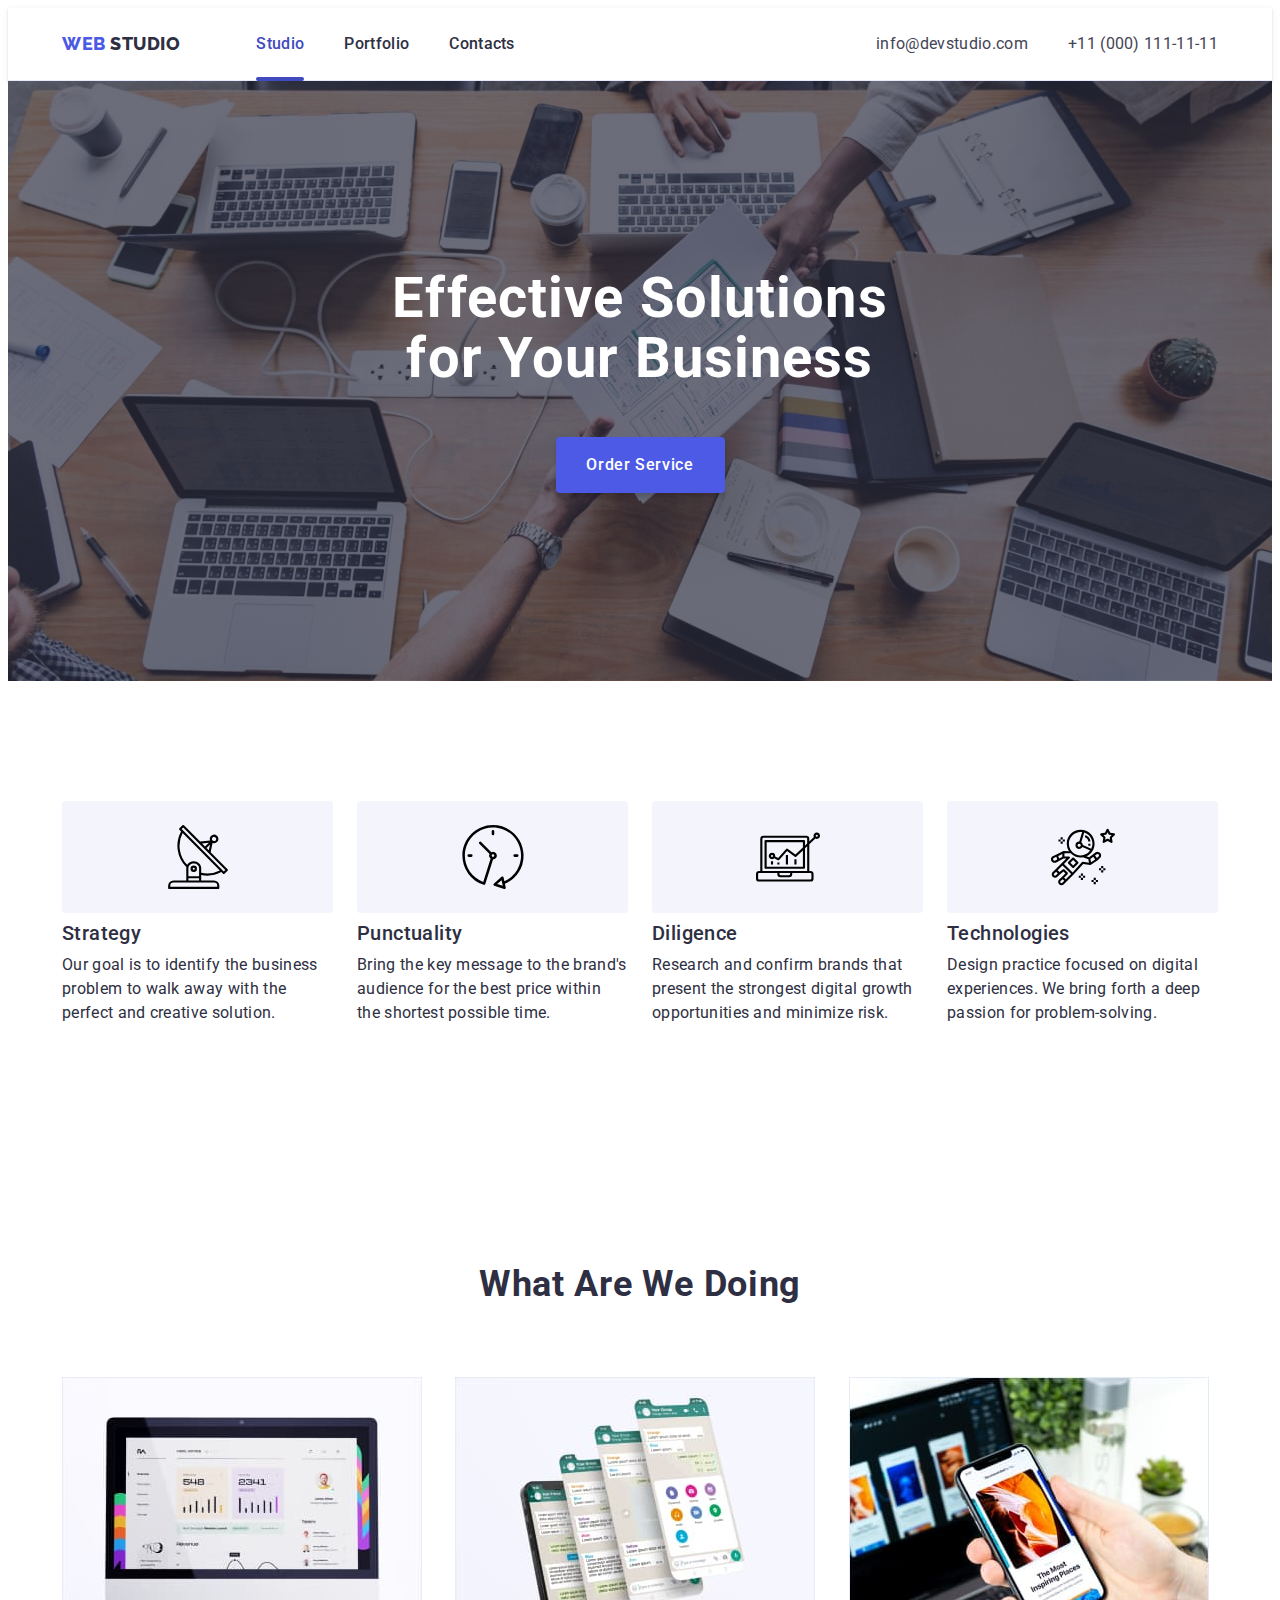
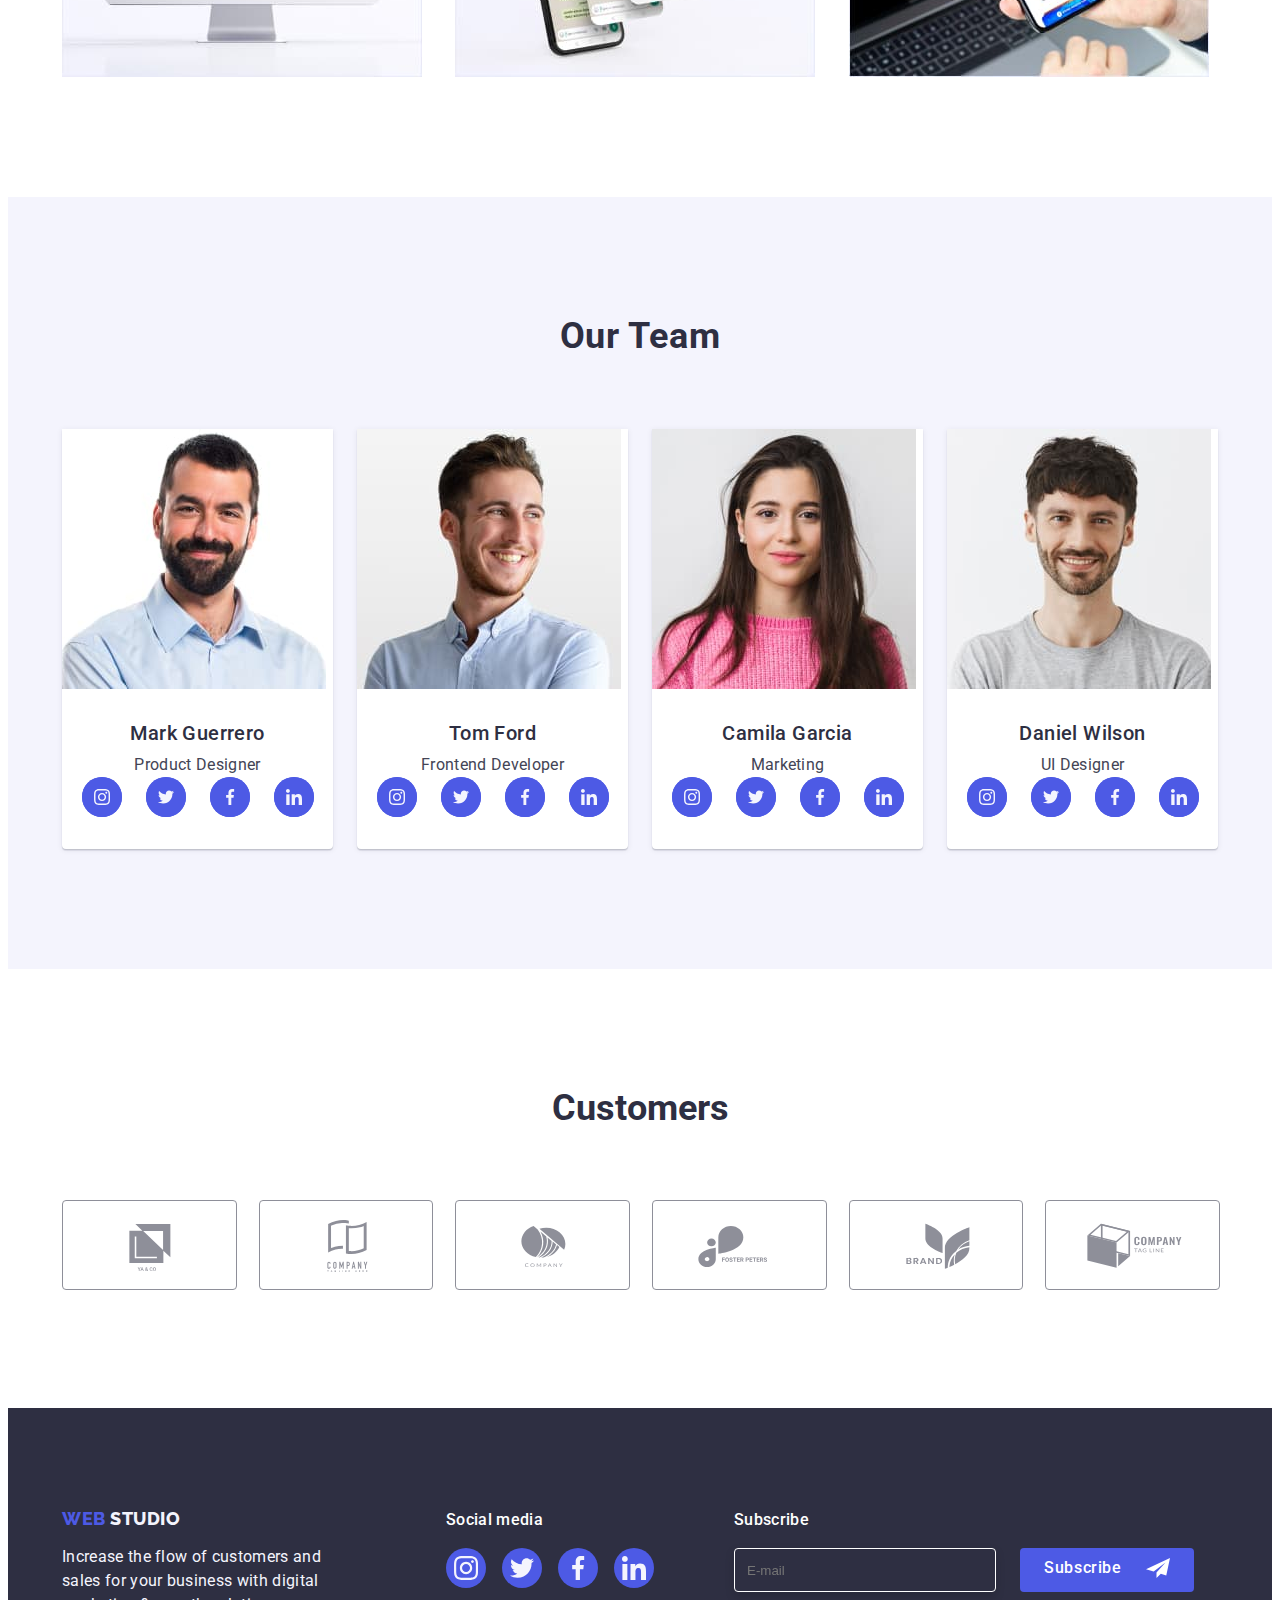
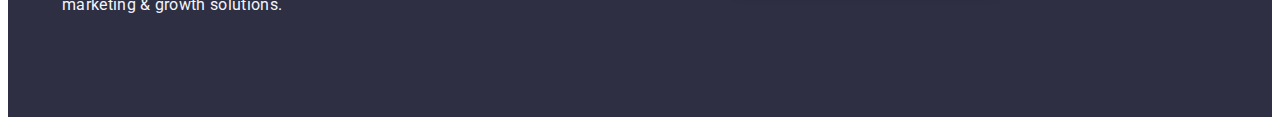
<file: index.html>
<!DOCTYPE html>
<html lang="en">
  <head>
    <meta charset="UTF-8" />
    <meta http-equiv="X-UA-Compatible" content="IE=edge" />
    <meta name="viewport" content="width=device-width, initial-scale=1.0" />
    <title>Document</title>

    <link rel="preconnect" href="https://fonts.googleapis.com" />
    <link rel="preconnect" href="https://fonts.gstatic.com" crossorigin />
    <link
      href="https://fonts.googleapis.com/css2?family=Raleway:wght@800&family=Roboto:wght@400;500;700;900&display=swap"
      rel="stylesheet"
    />
    <link
      rel="stylesheet"
      href="https://cdnjs.cloudflare.com/ajax/libs/modern-normalize/1.1.0/modern-normalize.min.css"
      integrity="sha512-wpPYUAdjBVSE4KJnH1VR1HeZfpl1ub8YT/NKx4PuQ5NmX2tKuGu6U/JRp5y+Y8XG2tV+wKQpNHVUX03MfMFn9Q=="
      crossorigin="anonymous"
      referrerpolicy="no-referrer"
    />
    <link rel="stylesheet" href="./css/style.css" />
  </head>
  <body class="body">
    <!-- Шапка сторінки -->
    <header class="header">
      <div class="header-container container">
        <!-- навігація на інші сторніки -->

        <nav class="link medium-color header-nav">
          <a class="header-logo-link link" href="./index.html"
            >Web <span class="studio-logo link">Studio</span></a
          >
          <ul class="header-nav-list list">
            <li class="link list">
              <a href="./index.html" class="body-medium link head active"
                >Studio</a
              >
            </li>
            <li class="link list">
              <a href="./portfolio.html" class="body-medium link">Portfolio</a>
            </li>
            <li class="link list">
              <a href="" class="body-medium link">Contacts</a>
            </li>
          </ul>
        </nav>
        <address class="adress">
          <ul class="list adress header-nav-list">
            <li class="link">
              <a class="text-body color-b link" href="mailto:info@devstudio.com"
                >info@devstudio.com</a
              >
            </li>
            <li class="link">
              <a class="text-body color-b link" href="tel:+110001111111"
                >+11 (000) 111-11-11</a
              >
            </li>
          </ul>
        </address>
      </div>
    </header>

    <main>
      <section class="dark-bg">
        <div class="container">
          <h1 class="text-style-big effect">
            Effective Solutions for Your Business
          </h1>
          <button type="button" data-modal-open class="button-text button-f">
            Order Service
          </button>
        </div>
      </section>

      <!-- опис місії студії -->
      <section class="sect-all">
        <div class="container">
          <h2 class="text-style-medium" hidden>ab</h2>
          <ul class="section-studio-all">
            <li class="sect">
              <div class="icon-what-we">
                <svg width="64" height="64">
                  <use href="./images/icons.svg#antenna"></use>
                </svg>
              </div>
              <h3 class="text-style-small">Strategy</h3>
              <p class="text-body color-h2">
                Our goal is to identify the business problem to walk away with
                the perfect and creative solution.
              </p>
            </li>
            <li class="sect">
              <div class="icon-what-we">
                <svg width="64" height="64">
                  <use href="./images/icons.svg#clock"></use>
                </svg>
              </div>
              <h3 class="text-style-small">Punctuality</h3>
              <p class="text-body color-h2">
                Bring the key message to the brand's audience for the best price
                within the shortest possible time.
              </p>
            </li>
            <li class="sect">
              <div class="icon-what-we">
                <svg width="64" height="64">
                  <use href="./images/icons.svg#diagram"></use>
                </svg>
              </div>
              <h3 class="text-style-small">Diligence</h3>
              <p class="text-body color-h2">
                Research and confirm brands that present the strongest digital
                growth opportunities and minimize risk.
              </p>
            </li>
            <li class="sect">
              <div class="icon-what-we">
                <svg width="64" height="64">
                  <use href="./images/icons.svg#astronaut"></use>
                </svg>
              </div>
              <h3 class="text-style-small">Technologies</h3>
              <p class="text-body color-h2">
                Design practice focused on digital experiences. We bring forth a
                deep passion for problem-solving.
              </p>
            </li>
          </ul>
        </div>
      </section>

      <!-- що ми робимо -->
      <section class="sect-all">
        <div class="container">
          <h2 class="text-style-m">What are we doing</h2>

          <ul class="doing">
            <li class="img-doing">
              <img
                class="img"
                src="./images/fotoa.jpg"
                alt="nout"
                width="360"
              />
            </li>
            <li class="img-doing">
              <img
                class="img"
                src="./images/fotob.jpg"
                alt="phone"
                width="360"
              />
            </li>
            <li class="img-doing">
              <img
                class="img"
                src="./images/fotoc.jpg"
                alt="noutphone"
                width="360"
              />
            </li>
          </ul>
        </div>
      </section>

      <!--наша команда  -->
      <section class="light-bg">
        <div class="container">
          <h2 class="text-style-mm">Our Team</h2>
          <ul class="list color-our-team">
            <!-- фото4 -->
            <li class="img-t we">
              <img src="./images/fotom.jpg" alt="mark" width="264" />
              <div class="team">
                <h3 class="text-style-s">Mark Guerrero</h3>
                <p class="text-body color-tt">Product Designer</p>
                <ul class="social-foto list">
                  <li class="social-items">
                    <a
                      class="social-link link"
                      href=""
                      aria-label="instagram icon"
                    >
                      <svg class="social-icon" width="16" height="16">
                        <use href="./images/icons.svg#instagram"></use>
                      </svg>
                    </a>
                  </li>
                  <li class="social-items">
                    <a
                      class="social-link link"
                      href=""
                      aria-label="twitter icon"
                    >
                      <svg class="social-icon" width="16" height="16">
                        <use href="./images/icons.svg#twitter"></use>
                      </svg>
                    </a>
                  </li>
                  <li class="social-items">
                    <a
                      class="social-link link"
                      href=""
                      aria-label="facebook icon"
                    >
                      <svg class="social-icon" width="16" height="16">
                        <use href="./images/icons.svg#facebook"></use>
                      </svg>
                    </a>
                  </li>
                  <li class="social-items">
                    <a
                      class="social-link link"
                      href=""
                      aria-label="linkedin icon"
                    >
                      <svg class="social-icon" width="16" height="16">
                        <use href="./images/icons.svg#linkedin"></use>
                      </svg>
                    </a>
                  </li>
                </ul>
              </div>
            </li>

            <!-- фото5  -->

            <li class="img-t we">
              <img src="./images/fotot.jpg" alt="tom" width="264" />
              <div class="team">
                <h3 class="text-style-s">Tom Ford</h3>
                <p class="text-body color-tt">Frontend Developer</p>
                <ul class="social-foto list">
                  <li class="social-items">
                    <a
                      class="social-link link"
                      href=""
                      aria-label="instagram icon"
                    >
                      <svg class="social-icon" width="16" height="16">
                        <use href="./images/icons.svg#instagram"></use>
                      </svg>
                    </a>
                  </li>
                  <li class="social-items">
                    <a
                      class="social-link link"
                      href=""
                      aria-label="twitter icon"
                    >
                      <svg class="social-icon" width="16" height="16">
                        <use href="./images/icons.svg#twitter"></use>
                      </svg>
                    </a>
                  </li>
                  <li class="social-items">
                    <a
                      class="social-link link"
                      href=""
                      aria-label="facebook icon"
                    >
                      <svg class="social-icon" width="16" height="16">
                        <use href="./images/icons.svg#facebook"></use>
                      </svg>
                    </a>
                  </li>
                  <li class="social-items">
                    <a
                      class="social-link link"
                      href=""
                      aria-label="linkedin icon"
                    >
                      <svg class="social-icon" width="16" height="16">
                        <use href="./images/icons.svg#linkedin"></use>
                      </svg>
                    </a>
                  </li>
                </ul>
              </div>
            </li>

            <!-- фото6 -->

            <li class="img-t we">
              <img src="./images/fotog.jpg" alt="camila" width="264" />
              <div class="team">
                <h3 class="text-style-s">Camila Garcia</h3>
                <p class="text-body color-tt">Marketing</p>
                <ul class="social-foto list">
                  <li class="social-items">
                    <a
                      class="social-link link"
                      href=""
                      aria-label="instagram icon"
                    >
                      <svg class="social-icon" width="16" height="16">
                        <use href="./images/icons.svg#instagram"></use>
                      </svg>
                    </a>
                  </li>
                  <li class="social-items">
                    <a
                      class="social-link link"
                      href=""
                      aria-label="twitter icon"
                    >
                      <svg class="social-icon" width="16" height="16">
                        <use href="./images/icons.svg#twitter"></use>
                      </svg>
                    </a>
                  </li>
                  <li class="social-items">
                    <a
                      class="social-link link"
                      href=""
                      aria-label="facebook icon"
                    >
                      <svg class="social-icon" width="16" height="16">
                        <use href="./images/icons.svg#facebook"></use>
                      </svg>
                    </a>
                  </li>
                  <li class="social-items">
                    <a
                      class="social-link link"
                      href=""
                      aria-label="linkedin icon"
                    >
                      <svg class="social-icon" width="16" height="16">
                        <use href="./images/icons.svg#linkedin"></use>
                      </svg>
                    </a>
                  </li>
                </ul>
              </div>
            </li>

            <!-- фото7 -->

            <li class="img-t we">
              <img src="./images/fotod.jpg" alt="daniel" width="264" />
              <div class="team">
                <h3 class="text-style-s">Daniel Wilson</h3>
                <p class="text-body color-tt">UI Designer</p>
                <ul class="social-foto list">
                  <li class="social-items">
                    <a
                      class="social-link link"
                      href=""
                      aria-label="instagram icon"
                    >
                      <svg class="social-icon" width="16" height="16">
                        <use href="./images/icons.svg#instagram"></use>
                      </svg>
                    </a>
                  </li>
                  <li class="social-items">
                    <a
                      class="social-link link"
                      href=""
                      aria-label="twitter icon"
                    >
                      <svg class="social-icon" width="16" height="16">
                        <use href="./images/icons.svg#twitter"></use>
                      </svg>
                    </a>
                  </li>
                  <li class="social-items">
                    <a
                      class="social-link link"
                      href=""
                      aria-label="facebook icon"
                    >
                      <svg class="social-icon" width="16" height="16">
                        <use href="./images/icons.svg#facebook"></use>
                      </svg>
                    </a>
                  </li>
                  <li class="social-items">
                    <a
                      class="social-link link"
                      href=""
                      aria-label="linkedin icon"
                    >
                      <svg class="social-icon" width="16" height="16">
                        <use href="./images/icons.svg#linkedin"></use>
                      </svg>
                    </a>
                  </li>
                </ul>
              </div>
            </li>
          </ul>
        </div>
      </section>
      <section class="cust-sect">
        <div class="container">
          <h2 class="text-style-cust">Customers</h2>
          <ul class="ul-cust list">
            <li class="li-cust">
              <a class="cust-link link" href="" aria-label="Logo icon">
                <svg class="parent" width="104" height="56">
                  <use href="./images/icons.svg#Logo"></use>
                </svg>
              </a>
            </li>
            <li class="li-cust">
              <a class="cust-link link" href="" aria-label="Logo-1 icon">
                <svg class="parent" width="104" height="56">
                  <use href="./images/icons.svg#Logo-1"></use>
                </svg>
              </a>
            </li>
            <li class="li-cust">
              <a class="cust-link link" href="" aria-label="Logo-2 icon">
                <svg class="parent" width="104" height="56">
                  <use href="./images/icons.svg#Logo-2"></use>
                </svg>
              </a>
            </li>
            <li class="li-cust">
              <a class="cust-link link" href="" aria-label="Logo-3 icon">
                <svg class="parent" width="104" height="56">
                  <use href="./images/icons.svg#Logo-3"></use>
                </svg>
              </a>
            </li>
            <li class="li-cust">
              <a class="cust-link link" href="" aria-label="Logo-4 icon">
                <svg class="parent" width="104" height="56">
                  <use href="./images/icons.svg#Logo-4"></use>
                </svg>
              </a>
            </li>
            <li class="li-cust">
              <a class="cust-link link" href="" aria-label="svg#Logo-5 icon">
                <svg class="parent" width="104" height="56">
                  <use href="./images/icons.svg#Logo-5"></use>
                </svg>
              </a>
            </li>
          </ul>
        </div>
      </section>
    </main>
    <!-- Page footer -->
    <footer class="footer link">
      <div class="container foot">
        <div class="foot-logo">
          <a class="header-logo-l" href="./index.html"
            >Web <span class="studio link">Studio</span></a
          >
          <p class="text-body color-f">
            Increase the flow of customers and sales for your business with
            digital marketing & growth solutions.
          </p>
        </div>
        <div>
          <p class="social-media">Social media</p>
          <ul class="social list">
            <li class="s-items">
              <a class="s-link link" href="" aria-label="instagram icon">
                <svg class="social-icon" width="24" height="24">
                  <use href="./images/icons.svg#instagram"></use>
                </svg>
              </a>
            </li>
            <li class="s-items">
              <a class="s-link link" href="" aria-label="twitter icon">
                <svg class="social-icon" width="24" height="24">
                  <use href="./images/icons.svg#twitter"></use>
                </svg>
              </a>
            </li>
            <li class="s-items">
              <a class="s-link link" href="" aria-label="facebook icon">
                <svg class="social-icon" width="24" height="24">
                  <use href="./images/icons.svg#facebook"></use>
                </svg>
              </a>
            </li>
            <li class="s-items">
              <a class="s-link link" href="" aria-label="linkedin icon">
                <svg class="social-icon" width="24" height="24">
                  <use href="./images/icons.svg#linkedin"></use>
                </svg>
              </a>
            </li>
          </ul>
        </div>
        <div class="form">
          <p class="foot-form-title">Subscribe</p>
          <form class="sub-form" name="footer_form">
            <label class="sub-foot-label" for="Email"></label>
            <input
              class="in-sub-foot"
              type="text"
              name="Email"
              id="Email"
              placeholder="E-mail"
            />
            <button class="foot-buttom" type="submit">
              <strong class="button-foot-text">Subscribe</strong>
              <svg class="foot-form-icon" width="24" height="24">
                <use href="./images/icons.svg#Frame"></use>
              </svg>
            </button>
          </form>
        </div>
      </div>
    </footer>
    <!-- modal window -->
    <div class="backdrop is-hidden" data-modal>
      <div class="modal">
        <button class="modal-close-btn" type="button" data-modal-close>
          <svg class="modal-close-icon" width="8" height="8">
            <use href="./images/icons.svg#close"></use>
          </svg>
        </button>
        <strong class="modal-text"
          >Leave your contacts and we will call you back</strong
        >
        <form class="modal-name form" name="modal_form">
          <label class="form-label" for="modal_name">Name</label>
          <div class="form-wrapper">
            <input
              class="form-field"
              type="text"
              name="modal_name"
              id="modal_name"
            />
            <svg class="form-icon" width="18" height="18">
              <use href="./images/icons.svg#name"></use>
            </svg>
          </div>
          <label class="form-label" for="modal_phone">Phone</label>
          <div class="form-wrapper">
            <input
              class="form-field"
              type="text"
              name="modal_phone"
              id="modal_phone"
            />
            <svg class="form-icon" width="18" height="24">
              <use href="./images/icons.svg#phone"></use>
            </svg>
          </div>
          <label class="form-label" for="modal_email">Email</label>
          <div class="form-wrapper">
            <input
              class="form-field"
              type="text"
              name="modal_email"
              id="modal_email"
            />
            <svg class="form-icon" width="18" height="24">
              <use href="./images/icons.svg#email"></use>
            </svg>
          </div>
          <label class="form-label" for="modal_comment">Comment</label>
          <textarea
            class="form-comment"
            name="modal_comment"
            id="modal_comment"
            rows="6"
            placeholder="Text input"
          ></textarea>
          <label class="form-agreement">
            <input
              class="form-check-input"
              type="checkbox"
              name="modal_agreement"
              id="modal_agreement"
            />

            <span class="form-agreement-text"
              >I accept the terms and conditions of the
              <a class="privacy" href="">Privacy Policy</a></span
            >
          </label>
          <button class="btn form-btn" type="submit">Send</button>
        </form>
      </div>
    </div>
    <script src="./js/modal.js"></script>
  </body>
</html>
</file>
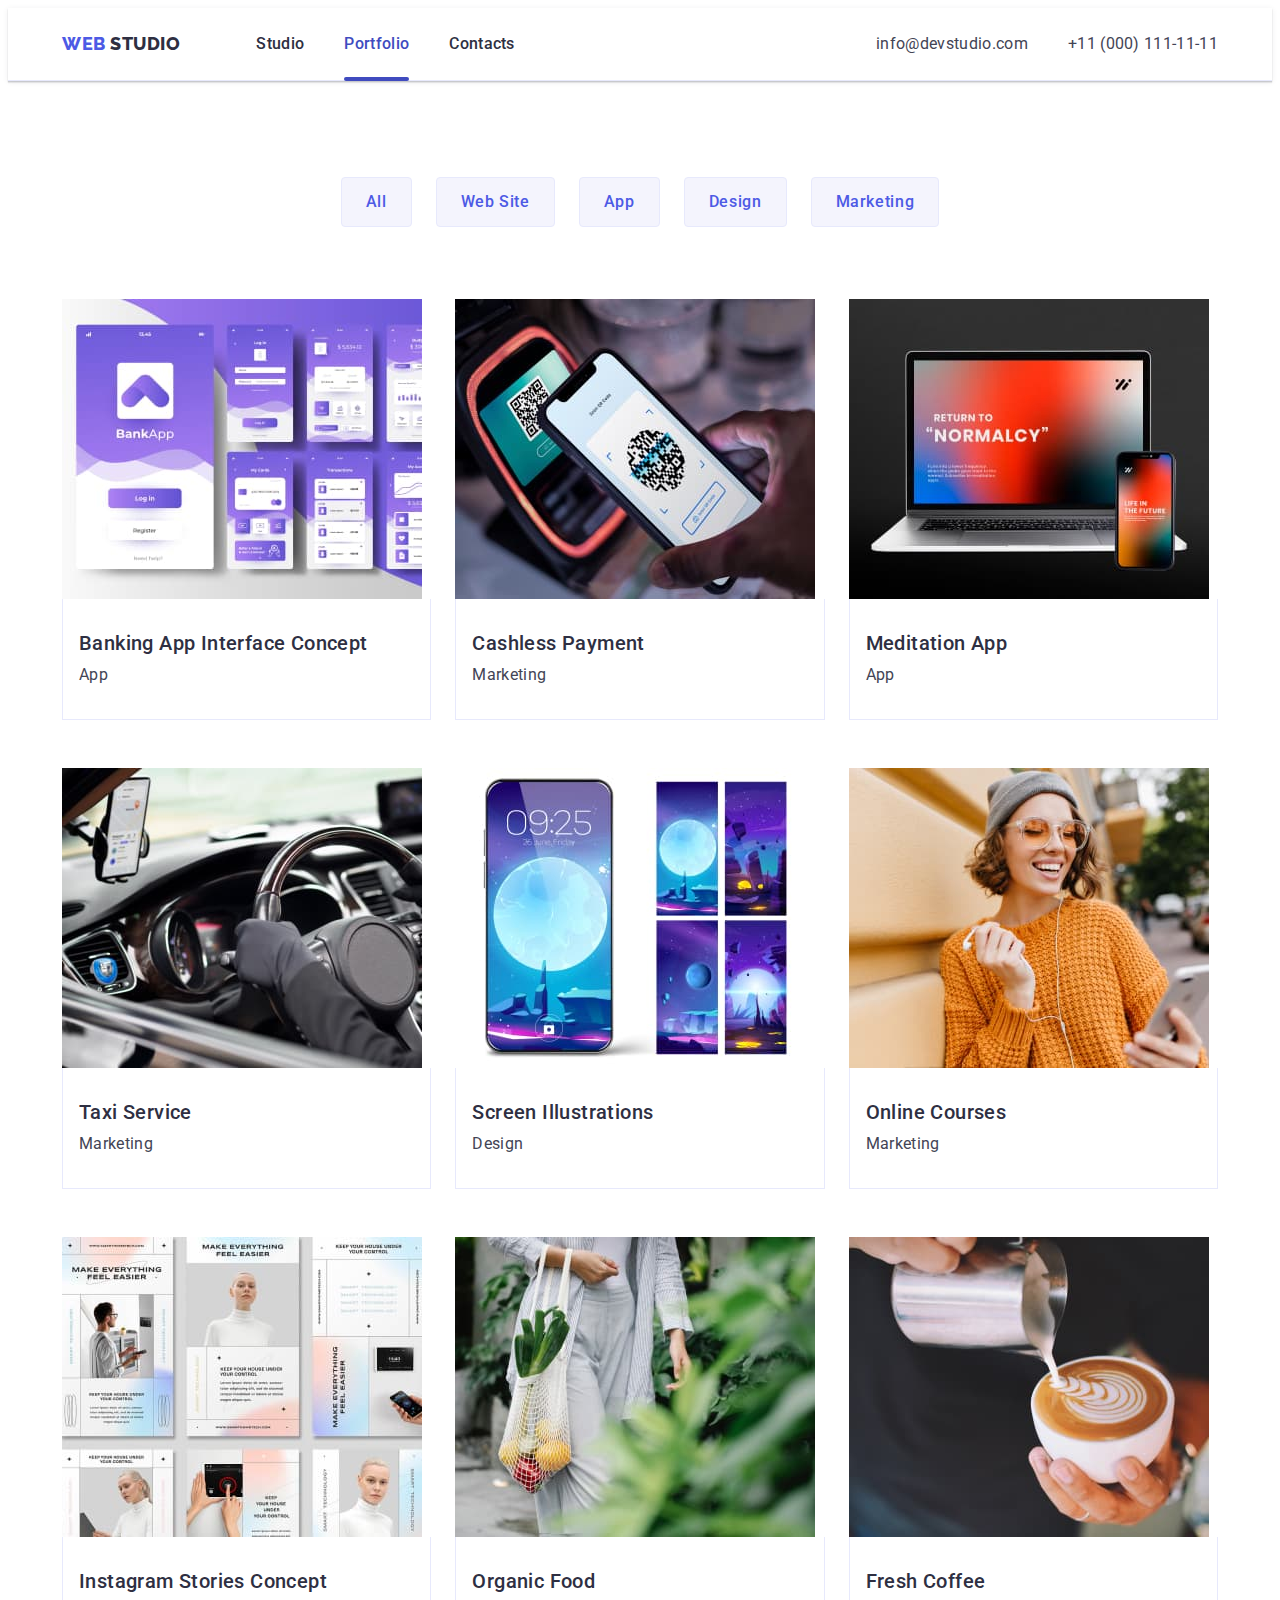
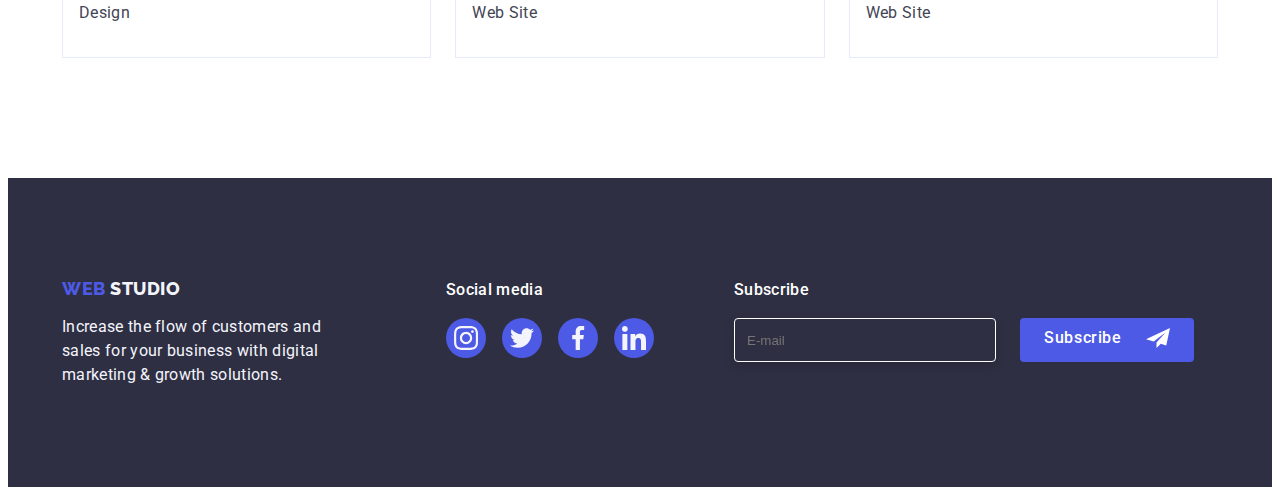
<file: portfolio.html>
<!DOCTYPE html>
<html lang="en">
  <head>
    <meta charset="UTF-8" />
    <meta http-equiv="X-UA-Compatible" content="IE=edge" />
    <meta name="viewport" content="width=device-width, initial-scale=1.0" />
    <title>Document</title>

    <link rel="preconnect" href="https://fonts.googleapis.com" />
    <link rel="preconnect" href="https://fonts.gstatic.com" crossorigin />
    <link
      href="https://fonts.googleapis.com/css2?family=Raleway:wght@800&family=Roboto:wght@400;500;700;900&display=swap"
      rel="stylesheet"
    />
    <link
      rel="stylesheet"
      href="https://cdnjs.cloudflare.com/ajax/libs/modern-normalize/1.1.0/modern-normalize.min.css"
      integrity="sha512-wpPYUAdjBVSE4KJnH1VR1HeZfpl1ub8YT/NKx4PuQ5NmX2tKuGu6U/JRp5y+Y8XG2tV+wKQpNHVUX03MfMFn9Q=="
      crossorigin="anonymous"
      referrerpolicy="no-referrer"
    />
    <link rel="stylesheet" href="./css/style.css" />
  </head>
  <body class="body">
    <!-- Шапка сторінки -->
    <header class="header">
      <!-- навігація на інші сторніки -->
      <div class="container" style="display: flex">
        <nav class="link medium-color header-nav">
          <a class="header-logo-link link" href="./index.html"
            >Web <span class="studio-logo link">Studio</span></a
          >
          <ul class="header-nav-list list">
            <li class="link list">
              <a href="./index.html" class="body-medium link">Studio</a>
            </li>
            <li class="link list">
              <a href="./portfolio.html" class="body-medium link head active"
                >Portfolio</a
              >
            </li>
            <li class="link list">
              <a href="" class="body-medium link">Contacts</a>
            </li>
          </ul>
        </nav>
        <address class="adress">
          <ul class="adress list-adress header-nav-list">
            <li class="link">
              <a class="text-body color-b link" href="mailto:info@devstudio.com"
                >info@devstudio.com</a
              >
            </li>
            <li class="link">
              <a class="text-body color-b link" href="tel:+110001111111"
                >+11 (000) 111-11-11</a
              >
            </li>
          </ul>
        </address>
      </div>
    </header>
    <main>
      <section class="text-style-bigg">
        <div class="container">
          <h1 hidden>_</h1>
          <ul class="list list-portfolio">
            <li>
              <button type="button" class="button-text button-all">All</button>
            </li>
            <li>
              <button type="button" class="button-text button-all">
                Web Site
              </button>
            </li>
            <li>
              <button type="button" class="button-text button-all">App</button>
            </li>
            <li>
              <button type="button" class="button-text button-all">
                Design
              </button>
            </li>
            <li>
              <button type="button" class="button-text button-all">
                Marketing
              </button>
            </li>
          </ul>
          <ul class="list-port-img">
            <!-- фото1 -->
            <li class="link-port">
              <a href="" class="href-link">
                <div class="thumb-app">
                  <img class="img" src="./images/z.jpg" alt="app" width="360" />

                  <p class="overlay-text">
                    14 Stylish and User-Friendly App Design Concepts · Task
                    Manager App · Calorie Tracker App · Exotic Fruit Ecommerce
                    App · Cloud Storage App
                  </p>
                </div>
                <div class="div-port">
                  <h2 class="text-port">Banking App Interface Concept</h2>
                  <p class="text-p">App</p>
                </div>
              </a>
            </li>

            <!-- фото2  -->
            <li class="link-port">
              <a href="" class="href-link">
                <div class="thumb-app">
                  <img
                    class="img"
                    src="./images/w.jpg"
                    alt="Marketing"
                    width="360"
                  />
                  <p class="overlay-text">
                    14 Stylish and User-Friendly App Design Concepts · Task
                    Manager App · Calorie Tracker App · Exotic Fruit Ecommerce
                    App · Cloud Storage App
                  </p>
                </div>
                <div class="div-port">
                  <h2 class="text-port">Cashless Payment</h2>
                  <p class="text-p">Marketing</p>
                </div>
              </a>
            </li>

            <!-- фото3 -->
            <li class="link-port">
              <a href="" class="href-link">
                <div class="thumb-app">
                  <img class="img" src="./images/y.jpg" alt="App" width="360" />

                  <p class="overlay-text">
                    14 Stylish and User-Friendly App Design Concepts · Task
                    Manager App · Calorie Tracker App · Exotic Fruit Ecommerce
                    App · Cloud Storage App
                  </p>
                </div>

                <div class="div-port">
                  <h2 class="text-port">Meditation App</h2>
                  <p class="text-p">App</p>
                </div>
              </a>
            </li>

            <!-- фото4 -->
            <li class="link-port">
              <a href="" class="href-link">
                <div class="thumb-app">
                  <img
                    class="img"
                    src="./images/q.jpg"
                    alt="Marketing"
                    width="360"
                  />

                  <p class="overlay-text">
                    14 Stylish and User-Friendly App Design Concepts · Task
                    Manager App · Calorie Tracker App · Exotic Fruit Ecommerce
                    App · Cloud Storage App
                  </p>
                </div>

                <div class="div-port">
                  <h2 class="text-port">Taxi Service</h2>
                  <p class="text-p">Marketing</p>
                </div>
              </a>
            </li>

            <!-- фото5 -->
            <li class="link-port">
              <a href="" class="href-link">
                <div class="thumb-app">
                  <img
                    class="img"
                    src="./images/t.jpg"
                    alt="Design"
                    width="360"
                  />

                  <p class="overlay-text">
                    14 Stylish and User-Friendly App Design Concepts · Task
                    Manager App · Calorie Tracker App · Exotic Fruit Ecommerce
                    App · Cloud Storage App
                  </p>
                </div>

                <div class="div-port">
                  <h2 class="text-port">Screen Illustrations</h2>
                  <p class="text-p">Design</p>
                </div></a
              >
            </li>

            <!-- фото6 -->
            <li class="link-port">
              <a href="" class="href-link">
                <div class="thumb-app">
                  <img
                    class="img"
                    src="./images/x.jpg"
                    alt="Marketing"
                    width="360"
                  />

                  <p class="overlay-text">
                    14 Stylish and User-Friendly App Design Concepts · Task
                    Manager App · Calorie Tracker App · Exotic Fruit Ecommerce
                    App · Cloud Storage App
                  </p>
                </div>

                <div class="div-port">
                  <h2 class="text-port">Online Courses</h2>
                  <p class="text-p">Marketing</p>
                </div></a
              >
            </li>

            <!-- фото7 -->
            <li class="link-port">
              <a href="" class="href-link">
                <div class="thumb-app">
                  <img
                    class="img"
                    src="./images/m.jpg"
                    alt="Design"
                    width="360"
                  />

                  <p class="overlay-text">
                    14 Stylish and User-Friendly App Design Concepts · Task
                    Manager App · Calorie Tracker App · Exotic Fruit Ecommerce
                    App · Cloud Storage App
                  </p>
                </div>

                <div class="div-port">
                  <h2 class="text-port">Instagram Stories Concept</h2>
                  <p class="text-p">Design</p>
                </div></a
              >
            </li>

            <!-- фото8 -->
            <li class="link-port">
              <a href="" class="href-link">
                <div class="thumb-app">
                  <img
                    class="img"
                    src="./images/l.jpg"
                    alt="Web Site"
                    width="360"
                  />

                  <p class="overlay-text">
                    14 Stylish and User-Friendly App Design Concepts · Task
                    Manager App · Calorie Tracker App · Exotic Fruit Ecommerce
                    App · Cloud Storage App
                  </p>
                </div>

                <div class="div-port">
                  <h2 class="text-port">Organic Food</h2>
                  <p class="text-p">Web Site</p>
                </div></a
              >
            </li>

            <!-- фото9 -->
            <li class="link-port">
              <a href="" class="href-link">
                <div class="thumb-app">
                  <img
                    class="img"
                    src="./images/s.jpg"
                    alt="Web Site"
                    width="360"
                  />

                  <p class="overlay-text">
                    14 Stylish and User-Friendly App Design Concepts · Task
                    Manager App · Calorie Tracker App · Exotic Fruit Ecommerce
                    App · Cloud Storage App
                  </p>
                </div>

                <div class="div-port">
                  <h2 class="text-port">Fresh Coffee</h2>
                  <p class="text-p">Web Site</p>
                </div></a
              >
            </li>
          </ul>
        </div>
      </section>
    </main>
    <footer class="footer link">
      <div class="container foot">
        <div class="foot-logo">
          <a class="header-logo-l" href="./index.html"
            >Web <span class="studio link">Studio</span></a
          >
          <p class="text-body color-f">
            Increase the flow of customers and sales for your business with
            digital marketing & growth solutions.
          </p>
        </div>
        <div>
          <p class="social-media">Social media</p>
          <ul class="social list">
            <li class="s-items">
              <a class="s-link link" href="" aria-label="instagram icon">
                <svg class="social-icon" width="24" height="24">
                  <use href="./images/icons.svg#instagram"></use>
                </svg>
              </a>
            </li>
            <li class="s-items">
              <a class="s-link link" href="" aria-label="twitter icon">
                <svg class="social-icon" width="24" height="24">
                  <use href="./images/icons.svg#twitter"></use>
                </svg>
              </a>
            </li>
            <li class="s-items">
              <a class="s-link link" href="" aria-label="facebook icon">
                <svg class="social-icon" width="24" height="24">
                  <use href="./images/icons.svg#facebook"></use>
                </svg>
              </a>
            </li>
            <li class="s-items">
              <a class="s-link link" href="" aria-label="linkedin icon">
                <svg class="social-icon" width="24" height="24">
                  <use href="./images/icons.svg#linkedin"></use>
                </svg>
              </a>
            </li>
          </ul>
        </div>
        <div class="form">
          <p class="foot-form-title">Subscribe</p>
          <form class="sub-form" name="footer_form">
            <label class="sub-foot-label" for="Email"></label>
            <input
              class="in-sub-foot"
              type="text"
              name="Email"
              id="Email"
              placeholder="E-mail"
            />
            <button class="foot-buttom" type="submit">
              <strong class="button-foot-text">Subscribe</strong>
              <svg class="foot-form-icon" width="24" height="24">
                <use href="./images/icons.svg#Frame"></use>
              </svg>
            </button>
          </form>
        </div>
      </div>
    </footer>
  </body>
</html>
</file>
<file: css/style.css>
:root {
  --color-iris: #4d5ae5;
  --color-ocean: #404bbf;
  --color-navy-blue: #2e2f42;
  --color-green: #31d0aa;
  --color-slate: #434455;
  --color-light-slate: #8e8f99;
  --color-cornflower: #e7e9fc;
  --color-cloud: #f4f4fd;
  --color-navy-blue-modal: #2e2f42;
  --color-grey: #2e2f42;
  --color-white: #ffffff;
  --color-dairy: #fcfcfc;
  --color--: #e5e5e5;
}
img {
  display: block;
}
ul {
  padding-left: 0;
  margin: 0;
}

.text-style-big {
  margin-left: auto;
  margin-right: auto;
  font-size: 56px;
  font-family: "Roboto";
  font-weight: 700;
  font-style: normal;
  max-width: 496px;
  line-height: 1.07;
  letter-spacing: 0.02em;
  text-decoration: none;
  text-transform: none;
  text-align: center;
}
.text-style-medium {
  font-size: 36px;
  font-family: "Roboto";
  font-weight: 700;
  font-style: normal;
  line-height: 1.11;
  text-align: center;
  letter-spacing: 0.02em;
  text-decoration: none;
  text-transform: capitalize;
  margin-bottom: 72px;
}
.text-style-small {
  font-size: 20px;
  color: var(--color-grey);
  font-family: "Roboto";
  font-weight: 500;
  font-style: normal;
  margin-bottom: 8px;
  line-height: 1.2;
  letter-spacing: 0.02em;
  text-decoration: none;
  text-transform: none;
  flex-basis: calc((100% - 72px) / 4);
}
.text-body {
  font-size: 16px;
  font-family: "Roboto";
  font-weight: 400;
  display: block;
  font-style: normal;
  line-height: 1.5;
  letter-spacing: 0.02em;
  text-decoration: none;
  text-transform: none;
}
.body-medium {
  font-size: 16px;
  font-family: "Roboto";
  font-weight: 500;
  padding: 24px 0;
  display: block;
  line-height: 1.5;
  letter-spacing: 0.02em;
  text-transform: none;
  color: var(--color-navy-blue);
  transition: color 250ms cubic-bezier(0.4, 0, 0.2, 1);
}
.button-text {
  margin-left: auto;
  margin-right: auto;
  border: none;
  font-size: 16px;
  display: block;
  font-family: "Roboto", sans-serif;
  font-weight: 500;
  font-style: normal;
  line-height: 1.5;
  letter-spacing: 0.04em;
  text-decoration: none;
  text-transform: none;
}
.small-text {
  font-size: 12px;
  font-family: "Roboto";
  font-weight: 400;
  font-style: normal;
  line-height: 14px;
  letter-spacing: 0.04em;
  text-decoration: none;
  text-transform: none;
}
.link-text {
  font-size: 12px;
  font-family: "Roboto";
  font-weight: 400;
  font-style: normal;
  line-height: 16px;
  letter-spacing: 0.04em;
  text-decoration: underline;
  text-transform: none;
  color: var(--color-navy-blue);
}

.text-style-m {
  margin-bottom: 72px;
  justify-content: center;
  font-size: 36px;
  font-family: "Roboto";
  color: var(--color-grey);
  font-weight: 700;
  font-style: normal;
  line-height: 1.11;
  text-align: center;
  letter-spacing: 0.02em;
  text-decoration: none;
  text-transform: capitalize;
}

.text-style-mm {
  font-size: 36px;
  margin-bottom: 72px;
  color: var(--color-grey);
  font-family: "Roboto";
  font-weight: 700;
  font-style: normal;
  line-height: 1.11;
  text-align: center;
  letter-spacing: 0.02em;
  text-decoration: none;
  text-transform: capitalize;
}
.header-logo-link {
  font-family: "Raleway", sans-serif;
  font-style: normal;
  font-weight: 800;
  font-size: 18px;
  line-height: 1.17;
  /* identical to box height, or 117% */
  margin-right: 76px;
  align-items: center;
  letter-spacing: 0.03em;
  text-transform: uppercase;
  color: var(--color-iris);
  position: relative;
}

.header-logo-l {
  text-decoration: none;
  margin-bottom: 16px;
  display: inline-block;
  font-family: "Raleway", sans-serif;
  font-style: normal;
  font-weight: 800;
  font-size: 18px;
  line-height: 1.17;
  /* identical to box height, or 117% */
  align-items: center;
  letter-spacing: 0.03em;
  text-transform: uppercase;
  color: var(--color-iris);
}

.text-style-s {
  white-space: nowrap;

  text-align: center;
  margin-bottom: 8px;
  font-size: 20px;
  font-family: "Roboto";
  font-weight: 500;
  font-style: normal;
  color: var(--color-grey);
  background-color: #ffffff;
  line-height: 1.2;
  letter-spacing: 0.02em;
  text-decoration: none;
  text-transform: none;
}
.studio-logo {
  font-family: "Raleway", sans-serif;
  font-style: normal;
  font-weight: 800;
  font-size: 18px;
  line-height: 1.17;

  align-items: center;
  letter-spacing: 0.03em;
  text-transform: uppercase;

  /* NAVY BLUE */

  color: var(--color-navy-blue);
}
.studio-logo-footer {
  width: 71px;
  height: 24px;
  font-family: "Raleway", sans-serif;
  font-style: normal;
  font-weight: 800;
  font-size: 18px;
  line-height: 1.17;
  /* identical to box height, or 117% */
  display: flex;
  align-items: center;
  letter-spacing: 0.03em;
  text-transform: uppercase;

  /* CLOUD */

  color: var(--color-cloud);
}

.dark-bg {
  max-width: 1440px;
  background-image: linear-gradient(
      rgba(46, 47, 66, 0.7),
      rgba(46, 47, 66, 0.7)
    ),
    url(../images/img-name.jpg);
  background-repeat: no-repeat;
  background-position: center;
  background-size: cover;
  padding-top: 188px;
  padding-bottom: 188px;
}

.effect {
  color: var(--color-white);
  margin-bottom: 48px;
}
.button-f {
  min-width: 169px;
  height: 56px;
  cursor: pointer;
  background: var(--color-iris);
  box-shadow: 0px 4px 4px rgba(0, 0, 0, 0.15);
  border-radius: 4px;
  color: var(--color-white);
  transition: background-color 250ms cubic-bezier(0.4, 0, 0.2, 1);
}
.sect {
  color: var(--color-grey);
  background-color: var(--color-white);
  list-style: none;
  width: calc((100% - 3 * 24px) / 4);
}

.list {
  list-style: none;
}
.color-b {
  color: var(--color-slate);
  transition: color 250ms cubic-bezier(0.4, 0, 0.2, 1);
}
.light-bg {
  background-color: var(--color-cloud);
  padding: 120px 0;
}
.img-t {
  background-color: var(--color-white);
  border-radius: 0px 0px 4px 4px;
  display: block;
  flex-basis: calc((100% - 72px) / 4);
}

.footer {
  background-color: var(--color-navy-blue);
  padding: 100px 0;
}
.color-f {
  color: var(--color-cloud);
  width: 264px;
  height: 72px;
  left: 156px;
  top: 2420px;
}
.studio {
  display: inline-block;
  color: var(--color-cloud);
}
.button-all {
  display: block;
  font-family: "Roboto", sans-serif;
  font-weight: 500;
  font-size: 16px;
  line-height: 1.5;
  color: var(--color-iris);
  background-color: #f4f4fd;
  letter-spacing: 0.04em;
  border-radius: 4px;
  cursor: pointer;
  padding: 12px 24px;
  border: 1px solid var(--color-cornflower);
  transition: color 250ms cubic-bezier(0.4, 0, 0.2, 1),
    background-color 250ms cubic-bezier(0.4, 0, 0.2, 1),
    border-color 250ms cubic-bezier(0.4, 0, 0.2, 1),
    box-shadow 250ms cubic-bezier(0.4, 0, 0.2, 1);
}

.button-other {
  font-family: "Roboto", sans-serif;
  font-weight: 500;
  font-size: 16px;
  line-height: 1.5;
  letter-spacing: 0.04em;
  color: var(--color-iris);
  box-shadow: 0px 3px 1px rgba(0, 0, 0, 0.1), 0px 2px 1px rgba(0, 0, 0, 0.08),
    0px 2px 2px rgba(0, 0, 0, 0.12);
  border-radius: 4px;
  background-color: var(--color-cloud);
}
.body {
  font-family: "Roboto", sans-serif;
  background: #ffffff;
  color: #434455;
}
.link {
  text-decoration: none;
}
.adress {
  font-style: normal;
}
.color-a {
  color: var(--color-navy-blue);
  padding: 24px 0;
}
.color-h2 {
  color: var(--color-grey);
}
.color-our-team {
  display: flex;
  gap: 24px;
}
.medium-color {
  color: var(--color-grey);
}
.body-medium:focus {
  color: var(--color-ocean);
}
.body-medium:hover {
  color: var(--color-ocean);
}
.button-f:hover {
  background-color: var(--color-ocean);
}
.button-f:focus {
  background-color: var(--color-ocean);
}
.button-all:hover {
  box-shadow: 0px 3px 1px rgba(0, 0, 0, 0.1), 0px 2px 1px rgba(0, 0, 0, 0.08),
    0px 2px 2px rgba(0, 0, 0, 0.12);
  border: 1px solid var(--color-cornflower);
  border: 1px solid transparent;
  color: var(--color-white);
  background-color: #404bbf;
}
.button-all:focus {
  box-shadow: 0px 3px 1px rgba(0, 0, 0, 0.1), 0px 2px 1px rgba(0, 0, 0, 0.08),
    0px 2px 2px rgba(0, 0, 0, 0.12);
  border: 1px solid var(--color-cornflower);
  border: 1px solid transparent;
  color: var(--color-white);
  background-color: #404bbf;
}
.text-port {
  font-size: 20px;
  margin-bottom: 8px;
  font-weight: 500;
  font-style: normal;
  line-height: 1.2;
  letter-spacing: 0.02em;
  color: var(--color-grey);
  text-transform: none;
}
.text-p {
  font-size: 16px;
  line-height: 1.5;
  letter-spacing: 0.02em;
  color: var(--color-slate);
  text-transform: none;
}

.sect-all {
  list-style: none;
  padding: 120px 0;
}
.sect-color {
  color: var(--color-cloud);
}
.header {
  border-bottom: 1px solid #e7e9fc;
  box-shadow: 0px 2px 1px rgba(46, 47, 66, 0.08),
    0px 1px 1px rgba(46, 47, 66, 0.16), 0px 1px 6px rgba(46, 47, 66, 0.08);
}
.color-b:focus {
  color: var(--color-ocean);
}
.color-b:hover {
  color: var(--color-ocean);
}

.container {
  width: 1156px;
  padding: 0 15px;
  margin: 0 auto;
}

/* reset */
h1,
h2,
h3,
h4,
p {
  margin: 0;
}
.header-nav-list {
  display: flex;
  align-items: center;
  gap: 40px;
}

.header-container {
  display: flex;
  align-items: center;
}

.header-nav {
  display: flex;
  margin-right: auto;
  align-items: center;
}

.doing {
  display: flex;
  list-style: none;

  gap: 24px;
}
.section-studio-all {
  display: flex;
  gap: 24px;
  list-style: none;
}
.team {
  padding: 32px 0;

  text-align: center;
}
.color-tt {
  text-align: center;
  color: var(--color-slate);
}
.text-style-bigg {
  padding: 96px 0 120px;
}
.list-portfolio {
  display: flex;
  justify-content: center;
  gap: 24px;
  margin-bottom: 72px;
}
.list-port-img {
  list-style: none;
  display: flex;
  flex-wrap: wrap;
  column-gap: 24px;
  row-gap: 48px;
}
.link-port {
  text-decoration: none;
  width: calc((100% - 48px) / 3);
  transition: box-shadow 250ms cubic-bezier(0.4, 0, 0.2, 1);
}
.div-port {
  padding: 32px 16px;
  border: 1px solid var(--color-cornflower);
  border-top: none;
}
.img-doing {
  width: calc((100% - 48px) / 3);
}
.header-portf {
  display: flex;
  align-items: center;
  gap: 40px;
}
.list-adress {
  list-style: none;
  padding: 24px 0;
}
.we {
  box-shadow: 0px 1px 6px rgba(46, 47, 66, 0.08),
    0px 1px 1px rgba(46, 47, 66, 0.16), 0px 2px 1px rgba(46, 47, 66, 0.08);
  border-radius: 0px 0px 4px 4px;
}
.custorm {
  margin-bottom: 240px;
}
.icon {
  display: inline-block;
  width: 1em;
  height: 1em;
  stroke-width: 0;
  stroke: currentColor;
  fill: currentColor;
}

.social-link {
  width: 100%;
  height: 100%;

  background-color: var(--color-iris);
  border-radius: 50%;
  display: flex;
  align-items: center;
  justify-content: center;
  transition: background-color 250ms cubic-bezier(0.4, 0, 0.2, 1);
}

.what-we {
  width: 264px;
  height: 112px;
  left: 0px;
  top: 0px;
  background: #f4f4fd;
  border-radius: 4px;
}
.custorm-icon {
  width: 34px;
  height: 32.39px;
  left: 32px;
  top: 13.67px;
  background: #8e8f99;
}
.cust {
  box-sizing: border-box;
  position: absolute;
  left: 0%;
  right: 0%;
  top: 0%;
  bottom: 0%;
}
.footer-icon {
  width: 96px;
  height: 24px;
  left: 540px;
  top: 2988px;
}
.icon-text {
  font-family: "Roboto";
  font-style: normal;
  font-weight: 500;
  font-size: 16px;
  line-height: 24px;
  /* identical to box height, or 150% */

  letter-spacing: 0.02em;

  /* WHITE */

  color: #ffffff;
}
.icon-what-we {
  display: flex;
  align-items: center;
  justify-content: center;
  height: 112px;
  background-color: #f4f4fd;
  border-radius: 4px;
  margin-bottom: 8px;
}
.social-items {
  transition: background-color 250ms cubic-bezier(0.4, 0, 0.2, 1);
  width: 40px;
  height: 40px;
}
.social-icon {
  fill: var(--color-cloud);
}
.cust-sect {
  padding-top: 120px;
  padding-bottom: 120px;
}
.text-style-cust {
  font-size: 36px;
  line-height: 1.1;
  color: var(--color-grey);
  margin-bottom: 72px;
  text-align: center;
}
.ul-cust {
  transition: border-color 250ms cubic-bezier(0.4, 0, 0.2, 1),
    color 250ms cubic-bezier(0.4, 0, 0.2, 1);
  display: flex;
  gap: 24px;
}
.li-cust {
  width: calc((100% - 120px) / 6);
  height: 88px;
}
.cust-link {
  width: 100%;
  height: 100%;
  border: 1px solid #8e8f99;
  border-radius: 4px;
  display: flex;
  align-items: center;
  justify-content: center;
  color: var(--color-light-slate);
  transition: border-color 250ms cubic-bezier(0.4, 0, 0.2, 1),
    color 250ms cubic-bezier(0.4, 0, 0.2, 1);
}
.cust-link:hover {
  color: #404bbf;
  border-color: #404bbf;
}
.cust-link:focus {
  color: #404bbf;
  border-color: #404bbf;
}
.parent {
  fill: currentColor;
}
.foot {
  display: flex;
  align-items: baseline;
}
.foot-logo {
  margin-right: 120px;
}
.social-media {
  font-weight: 500;

  font-size: 16px;
  line-height: 1.5;
  letter-spacing: 0.02em;
  color: var(--color-white);
  margin-bottom: 16px;
}

.social-items {
  background-color: var(--color-iris);
  display: flex;
  border-radius: 50%;
}
.s-items {
  transition: background-color 250ms cubic-bezier(0.4, 0, 0.2, 1);
  width: 40px;
  height: 40px;
}
.s-link {
  width: 100%;
  height: 100%;
  background-color: var(--color-iris);
  border-radius: 50%;
  display: flex;
  align-items: center;
  justify-content: center;
  transition: background-color 250ms cubic-bezier(0.4, 0, 0.2, 1);
}
.social {
  transition: background-color 250ms cubic-bezier(0.4, 0, 0.2, 1);
  display: flex;
  align-items: center;
  gap: 16px;
  margin-right: 80px;
}
.social-foto {
  justify-content: center;
  gap: 24px;
  display: flex;
}
.social-link:hover {
  background-color: #404bbf;
}
.social-link:focus {
  background-color: #404bbf;
}
.s-link:hover {
  background-color: #31d0aa;
}
.s-link:focus {
  background-color: #31d0aa;
}
.href-link {
  text-decoration: none;
  display: block;
  transition: box-shadow 250ms cubic-bezier(0.4, 0, 0.2, 1);
}

.href-link:hover {
  box-shadow: 0px 1px 6px rgba(46, 47, 66, 0.08),
    0px 1px 1px rgba(46, 47, 66, 0.16), 0px 2px 1px rgba(46, 47, 66, 0.08);
}
.href-link:focus {
  box-shadow: 0px 1px 6px rgba(46, 47, 66, 0.08),
    0px 1px 1px rgba(46, 47, 66, 0.16), 0px 2px 1px rgba(46, 47, 66, 0.08);
}
.body-medium.active::after {
  display: block;
  content: "";
  position: absolute;
  width: 100%;
  height: 2px;
  left: 0;
  border-radius: 2px;
  bottom: -1px;
  height: 4px;
  background-color: var(--color-ocean);
}
/* modal window */
.backdrop {
  position: fixed;
  top: 0;
  left: 0;
  width: 100%;
  height: 100%;
  background-color: rgba(46, 47, 66, 0.4);
  transition: opacity 250ms cubic-bezier(0.4, 0, 0.2, 1),
    visibility 250ms cubic-bezier(0.4, 0, 0.2, 1);
}
.modal {
  position: absolute;
  padding: 72px 24px 32px 24px;
  top: calc(50%);
  left: calc(50%);
  transform: translateX(-50%) translateY(-50%);
  width: 408px;

  transition: transform 250ms cubic-bezier(0.4, 0, 0.2, 1);

  background-color: var(--color-dairy);
  border-radius: 4px;
  box-shadow: 0px 1px 1px rgba(0, 0, 0, 0.14), 0px 1px 3px rgba(0, 0, 0, 0.12),
    0px 2px 1px rgba(0, 0, 0, 0.2);
}
.modal-close-btn {
  position: absolute;
  box-sizing: border-box;
  border-radius: 50%;
  display: flex;
  align-items: center;
  justify-content: center;
  padding: 0;
  cursor: pointer;
  right: 24px;
  top: 24px;
  transition: background-color 250ms cubic-bezier(0.4, 0, 0.2, 1),
    border 250ms cubic-bezier(0.4, 0, 0.2, 1);
  background-color: var(--color-cornflower);
  border: 1px solid rgba(0, 0, 0, 0.1);
  width: 24px;
  height: 24px;
}
.modal-close-icon {
  fill: currentColor;
  transition: fill 250ms cubic-bezier(0.4, 0, 0.2, 1);
}
.thumb-app {
  position: relative;
  overflow: hidden;
}
.overlay {
  position: absolute;
  overflow: hidden;
  top: 0;
  left: 0;
  width: 100%;
  height: 100%;
  background-color: var(--color-iris);
  color: var(--color-cloud);
}
.overlay-text {
  position: absolute;
  top: 0;
  font-size: 16px;
  line-height: 1.5;
  letter-spacing: 0.02em;
  padding: 40px 32px;
  /* or 150% */
  color: var(--color-cloud);
  background-color: #4d5ae5;

  transform: translateY(100%);

  height: 100%;
  width: 100%;

  transition: transform 250ms cubic-bezier(0.4, 0, 0.2, 1);
}
.is-hidden {
  opacity: 0;
  pointer-events: none;
  visibility: hidden;
}
.head {
  position: relative;
  color: #404bbf;
}
.modal-close-btn:hover {
  background-color: #404bbf;
  border: none;
  color: #ffffff;
}
.modal-close-btn:focus {
  background-color: #404bbf;
  border: none;
  color: #ffffff;
}
.href-link:hover .overlay-text,
.href-link:focus .overlay-text {
  transform: translateY(0%);
  transition: transform 250ms cubic-bezier(0.4, 0, 0.2, 1);
}
.modal-text {
  font-family: "Roboto";
  font-weight: 500;
  font-style: normal;
  display: flex;

  font-size: 16px;
  line-height: 24px;
  align-items: center;
  justify-content: center;
  letter-spacing: 0.02em;
  color: var(--color-navy-blue);
  white-space: nowrap;
  margin-bottom: 16px;
}
.name-m {
  position: relative;
}
.name {
  position: absolute;
}
b,
strong {
  font-weight: bolder;
}
form {
  display: block;
  margin-left: auto;
}

.form-label {
  display: block;
  margin-bottom: 4px;
  font-size: 12px;
  color: var(--color-light-slate);
  letter-spacing: 0.01em;
}
.form-wrapper {
  position: relative;
  margin-bottom: 10px;
  color: var(--color-light-slate);
}
.form-field {
  width: 100%;
  height: 40px;

  padding-left: 36px;
  outline: transparent;
  outline-offset: -1px;
  border-radius: 4px;
  border: 1px solid;

  color: rgba(46, 47, 66, 0.4);
  transition: 250ms cubic-bezier(0.4, 0, 0.2, 1);
}
.form-icon {
  position: absolute;
  top: 50%;
  left: 16px;
  transform: translateY(-50%);
  transition: 250ms cubic-bezier(0.4, 0, 0.2, 1);
  pointer-events: none;
}

.form-comment {
  display: block;
  padding-top: 8px;
  padding-left: 16px;
  width: 100%;
  height: 120px;
  margin-bottom: 16px;
  resize: none;
  border-radius: 4px;
  outline: transparent;
  border: 1px solid;
  font-size: 12px;
  line-height: 1.17;
  letter-spacing: 0.04em;
  color: rgba(46, 47, 66, 0.4);
  transition: 250ms cubic-bezier(0.4, 0, 0.2, 1);
}
.form-agreement {
  display: flex;

  align-items: center;
  gap: 6px;
  margin-bottom: 24px;
}
.form-check-input {
  appearance: none;
  display: block;
  width: 16px;
  height: 16px;
  padding-left: 12px;
  resize: none;
  border: 1px solid var(--color-light-slate);
  border-radius: 2px;
  outline: transparent;
  background-position: center;
  background-image: url("data:image/svg+xml,%0A%3Csvg width='10' height='8' viewBox='0 0 10 8' fill='none' xmlns='http://www.w3.org/2000/svg'%3E%3Cpath d='M8.44558 0.255056C8.61838 0.089653 8.84834 -0.00178848 9.08693 2.65108e-05C9.32551 0.0018415 9.55407 0.0967713 9.72436 0.264784C9.89466 0.432797 9.99337 0.660752 9.99968 0.900549C10.006 1.14034 9.91939 1.37323 9.75816 1.55005L4.86357 7.70436C4.7794 7.79551 4.67782 7.86865 4.5649 7.91942C4.45198 7.97018 4.33003 7.99754 4.20636 7.99984C4.08268 8.00214 3.95981 7.97935 3.8451 7.93282C3.73038 7.88629 3.62618 7.81698 3.53872 7.72903L0.292827 4.46564C0.202435 4.38096 0.129933 4.27884 0.0796475 4.16537C0.0293621 4.05191 0.00232279 3.92942 0.000143182 3.80522C-0.00203643 3.68102 0.0206883 3.55765 0.0669613 3.44248C0.113234 3.3273 0.182108 3.22267 0.269473 3.13483C0.356838 3.047 0.460905 2.97775 0.575465 2.93123C0.690026 2.88471 0.812734 2.86186 0.936267 2.86405C1.0598 2.86624 1.18163 2.89343 1.29449 2.94398C1.40734 2.99454 1.50892 3.06743 1.59315 3.15831L4.16189 5.73967L8.42227 0.28219C8.42994 0.272694 8.43813 0.263635 8.4468 0.255056H8.44558Z' fill='%23Ffffff' /%3E%3C/svg%3E");
  background-repeat: no-repeat;
  transition: 250ms cubic-bezier(0.4, 0, 0.2, 1);
}

.form-check-input:checked {
  border-color: var(--color-ocean);
  background-color: var(--color-ocean);
}

.form-agreement-text {
  font-size: 12px;
  user-select: none;
  color: var(--color-light-slate);
  text-align: left;
}
.privacy {
  color: var(--color-iris);
}
.form-btn {
  display: block;
  margin: 0 auto;
}
.btn {
  font-family: "Roboto", sans-serif;
  font-style: medium;
  min-width: 169px;
  min-height: 56px;
  padding: 16px 32px;
  font-weight: 500;
  font-size: 16px;
  line-height: 128%;
  letter-spacing: 4%;
  text-transform: uppercase;
  color: var(--color-white);
  border-radius: 4px;
  border: none;
  background-color: var(--color-iris);
  cursor: pointer;
  box-shadow: 0px, 4px rgba(0, 0, 0, 0.15);
  text-transform: capitalize;
}

.foot-form-title {
  font-weight: 500;
  display: flex;
  font-size: 16px;
  line-height: 1.5;
  letter-spacing: 0.02em;
  color: var(--color-white);
  margin-bottom: 16px;
}

.in-sub-foot {
  border-radius: 4px;
  color: #ffffff;
  background-color: var(--color-navy-blue-modal);
  line-height: 24px;
  width: 246px;
  height: 40px;

  padding-left: 12px;
  border: 1px solid #ffffff;
  filter: drop-shadow(0px 4px 4px rgba(0, 0, 0, 0.15));
}
.foot-buttom {
  background-color: var(--color-iris);
  cursor: pointer;
  border-radius: 4px;
  padding: 8px 24px;
  gap: 24px;
  margin-left: 24px;
  flex-direction: row;
  display: flex;
  border: none;
  margin-right: 24px;
}
.button-foot-text {
  color: var(--color-white);
  max-width: 165px;
  text-align: center;
  border-radius: 4px;
  font-size: 16px;
  font-family: "Roboto";
  font-weight: 500;

  line-height: 24px;
  letter-spacing: 0.04em;
}
.foot-form-icon {
  margin-left: auto;
}
.sub-form {
  display: flex;
}
.form-field:focus + .form-icon {
  fill: var(--color-iris);
}
.form-field:hover + .form-icon {
  fill: var(--color-iris);
}
.form-field:hover {
  border: 1px solid #4d5ae5;
  outline: none;
}
.form-field:focus {
  border: 1px solid #4d5ae5;
  outline: none;
}
.form-comment:hover {
  border: 1px solid #4d5ae5;
  outline: none;
}
.form-comment:focus {
  border: 1px solid #4d5ae5;
  outline: none;
}
</file>
